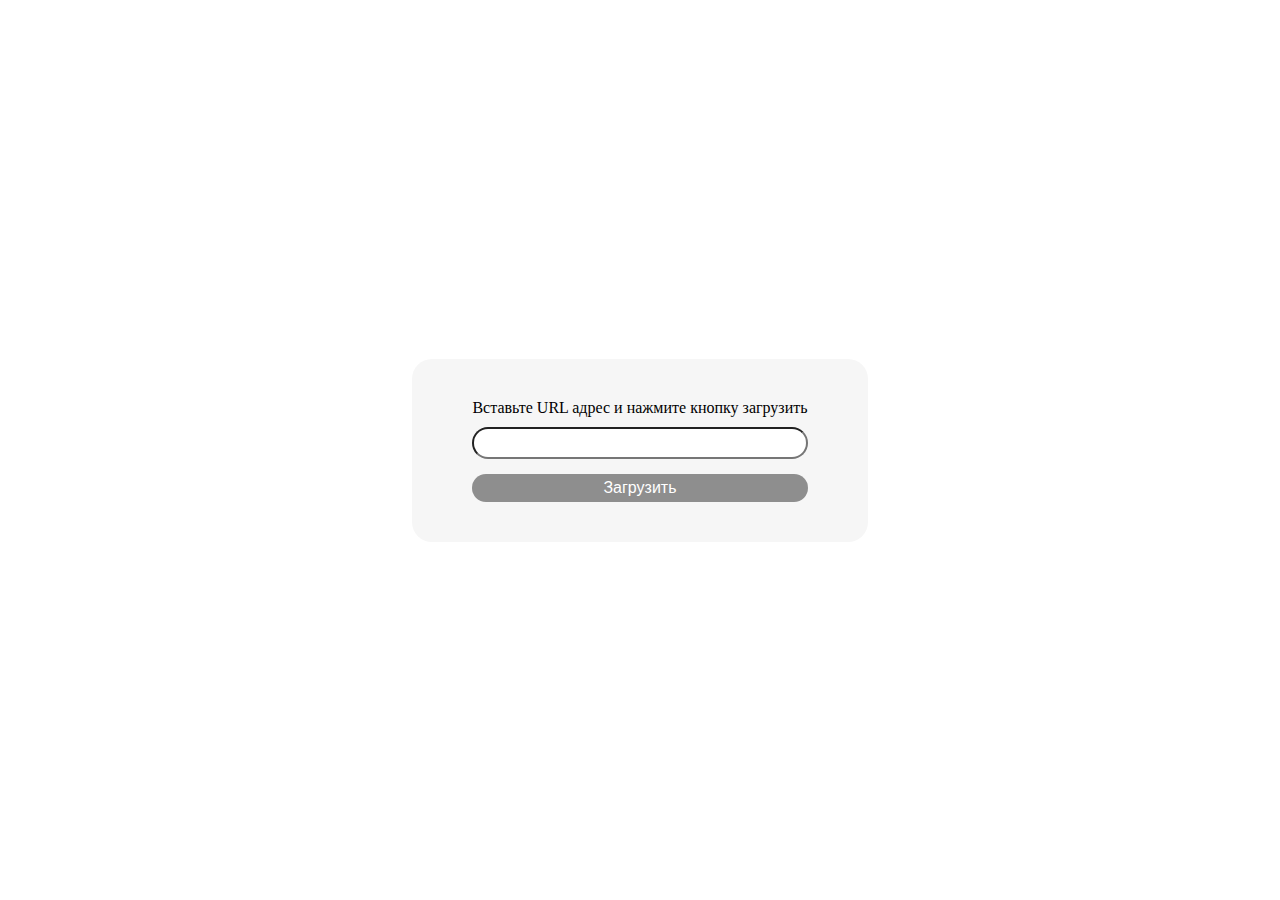
<file: downloadedFiles/index.html>
<!DOCTYPE html>
<html lang="en">
  <head>
    <meta charset="utf-8" />
    <link rel="icon" href="/favicon.ico" />
    <meta name="viewport" content="width=device-width,initial-scale=1" />
    <meta name="theme-color" content="#000000" />
    <meta
      name="description"
      content="Web site created using create-react-app"
    />
    <link rel="apple-touch-icon" href="/logo192.png" />
    <link rel="manifest" href="./manifest.json" />
    <title>React App</title>
    <script defer="defer" src="./static/js/main.34443638.js"></script>
    <link href="./static/css/main.49b23585.css" rel="stylesheet" />
  </head>
  <body>
    <noscript>You need to enable JavaScript to run this app.</noscript>
    <div id="root"></div>
  </body>
</html>
</file>
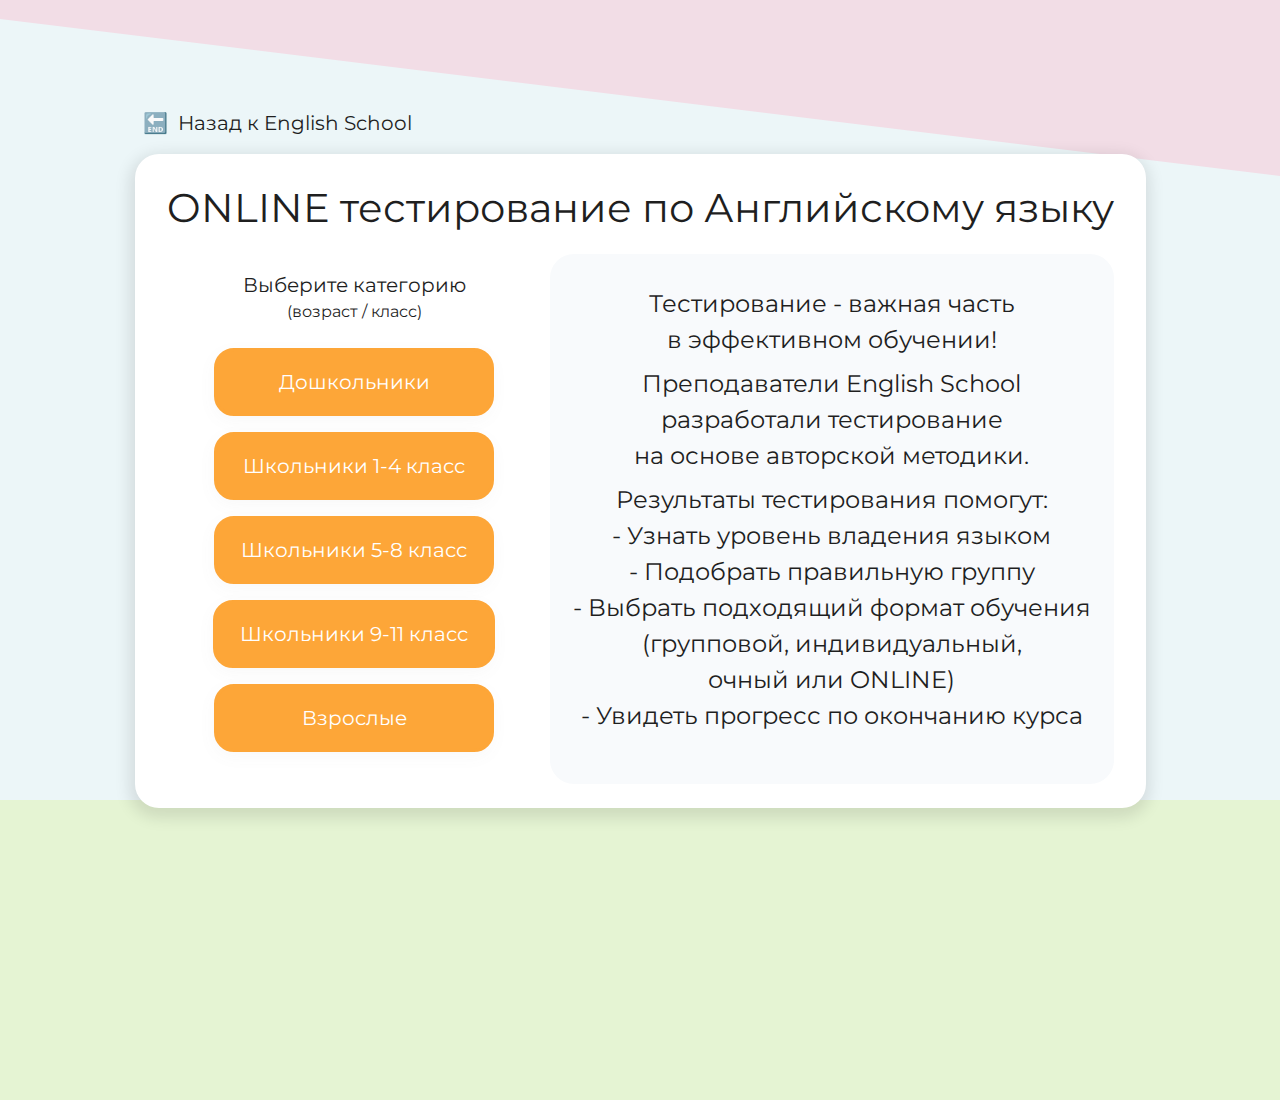
<file: quiz/index.html>
<!DOCTYPE html>
<html lang="ru">
  <head>
    <meta charset="utf-8" />
    <link rel="icon" href="/favicon.ico" />
    <meta name="viewport" content="width=device-width,initial-scale=1" />
    <meta name="theme-color" content="#000000" />
    <meta
      name="Online тест по английскому языку"
      content="Онлайн тест по английскому языку для дошкольников, школьников с 1 по 11 класс и взрослых"
    />
    <title>Online Quiz</title>
    <script defer="defer" src="./static/js/main.8c3216ad.js"></script>
    <link href="./static/css/main.03c08088.css" rel="stylesheet" />
  </head>
  <body>
    <!-- Top.Mail.Ru counter -->
<script type="text/javascript">
  var _tmr = window._tmr || (window._tmr = []);
  _tmr.push({id: "3364327", type: "pageView", start: (new Date()).getTime()});
  (function (d, w, id) {
    if (d.getElementById(id)) return;
    var ts = d.createElement("script"); ts.type = "text/javascript"; ts.async = true; ts.id = id;
    ts.src = "https://top-fwz1.mail.ru/js/code.js";
    var f = function () {var s = d.getElementsByTagName("script")[0]; s.parentNode.insertBefore(ts, s);};
    if (w.opera == "[object Opera]") { d.addEventListener("DOMContentLoaded", f, false); } else { f(); }
  })(document, window, "tmr-code");
  </script>
  <noscript><div><img src="https://top-fwz1.mail.ru/counter?id=3364327;js=na" style="position:absolute;left:-9999px;" alt="Top.Mail.Ru" /></div></noscript>
  <!-- /Top.Mail.Ru counter -->
  
    <noscript>You need to enable JavaScript to run this app.</noscript>
    <div id="root"></div>
  </body>
</html>
</file>
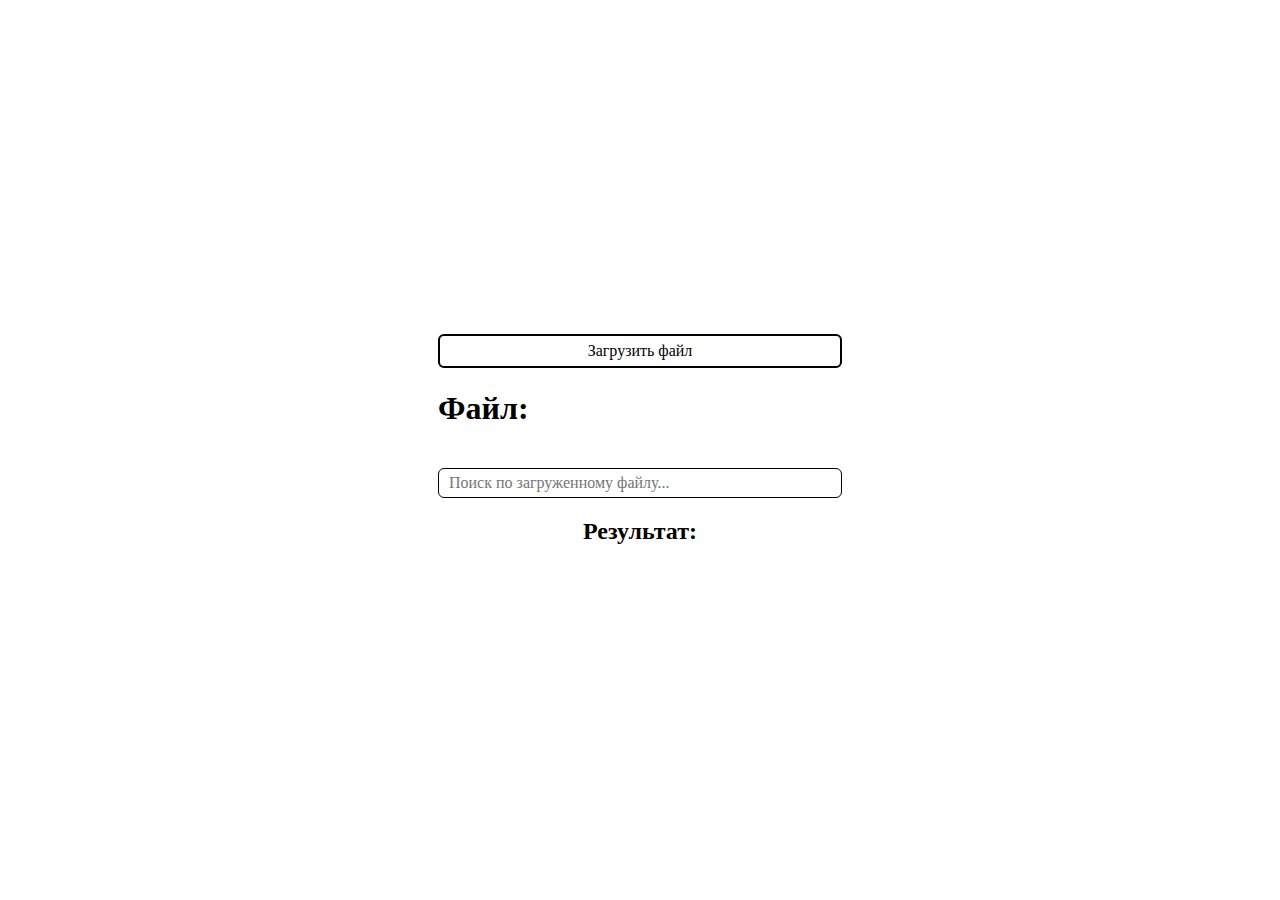
<file: read_and_parse_excel/index.html>
<!DOCTYPE html>
<html lang="en">
  <head>
    <meta charset="utf-8" />
    <link rel="icon" href="./favicon.ico" />
    <meta name="viewport" content="width=device-width,initial-scale=1" />
    <meta name="theme-color" content="#000000" />
    <meta
      name="description"
      content="Web site created using create-react-app"
    />
    <link rel="apple-touch-icon" href="./logo192.png" />
    <link rel="manifest" href="./manifest.json" />
    <title>React App</title>
    <script defer="defer" src="./static/js/main.3c869b58.js"></script>
    <link href="./static/css/main.9a6544b1.css" rel="stylesheet" />
  </head>
  <body>
    <noscript>You need to enable JavaScript to run this app.</noscript>
    <div id="root"></div>
  </body>
</html>
</file>
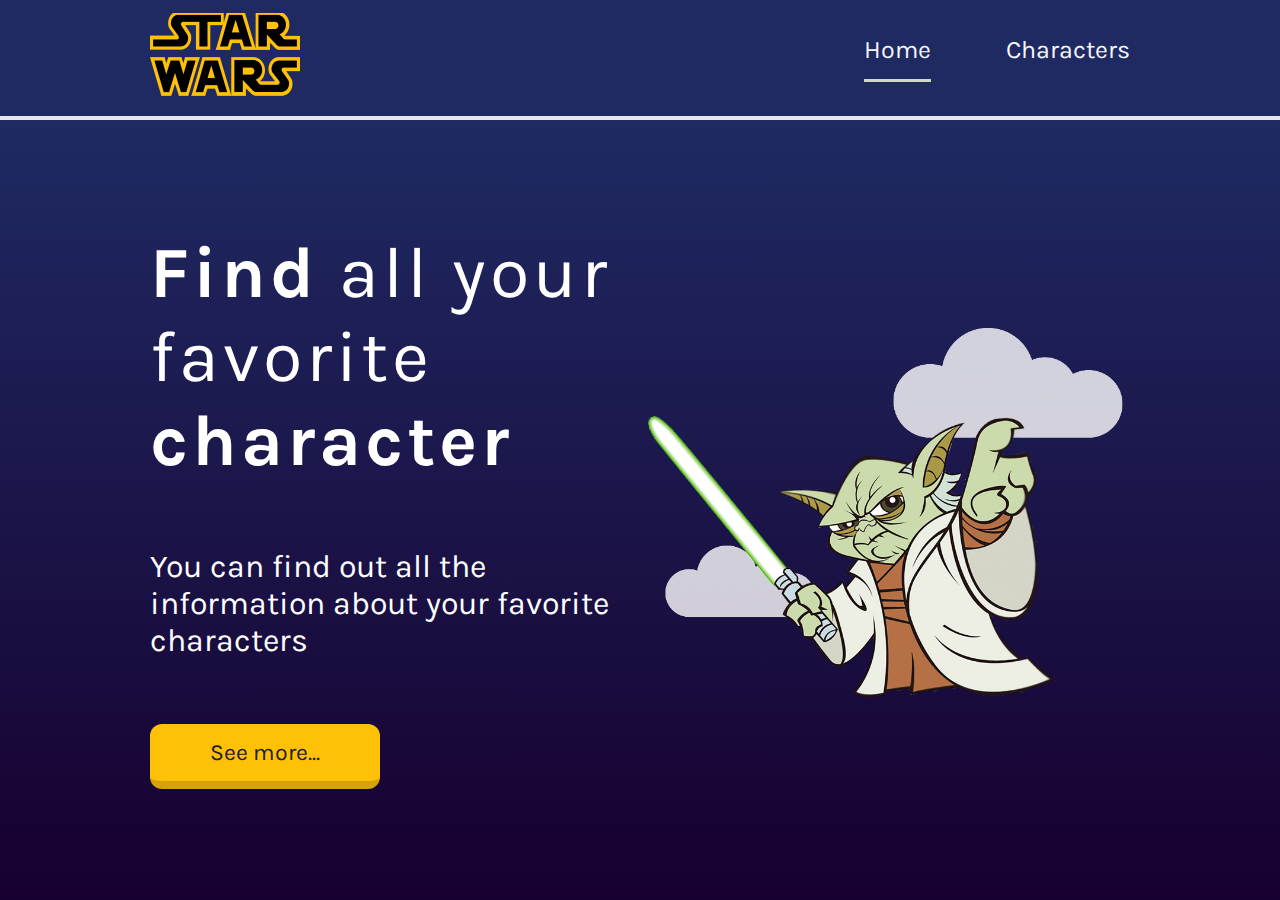
<file: starwars/index.html>
<!DOCTYPE html>
<html lang="en">
  <head>
    <meta charset="utf-8" />
    <link rel="icon" href="/favicon.ico" />
    <meta name="viewport" content="width=device-width,initial-scale=1" />
    <meta name="theme-color" content="#000000" />
    <meta
      name="description"
      content="Web site created using create-react-app"
    />
    <link rel="apple-touch-icon" href="/logo192.png" />
    <link rel="manifest" href="/manifest.json" />
    <title>React App</title>
    <script defer="defer" src="./static/js/main.f77ad49d.js"></script>
    <link href="./static/css/main.66eff654.css" rel="stylesheet" />
  </head>
  <body>
    <noscript>You need to enable JavaScript to run this app.</noscript>
    <div id="root"></div>
  </body>
</html>
</file>
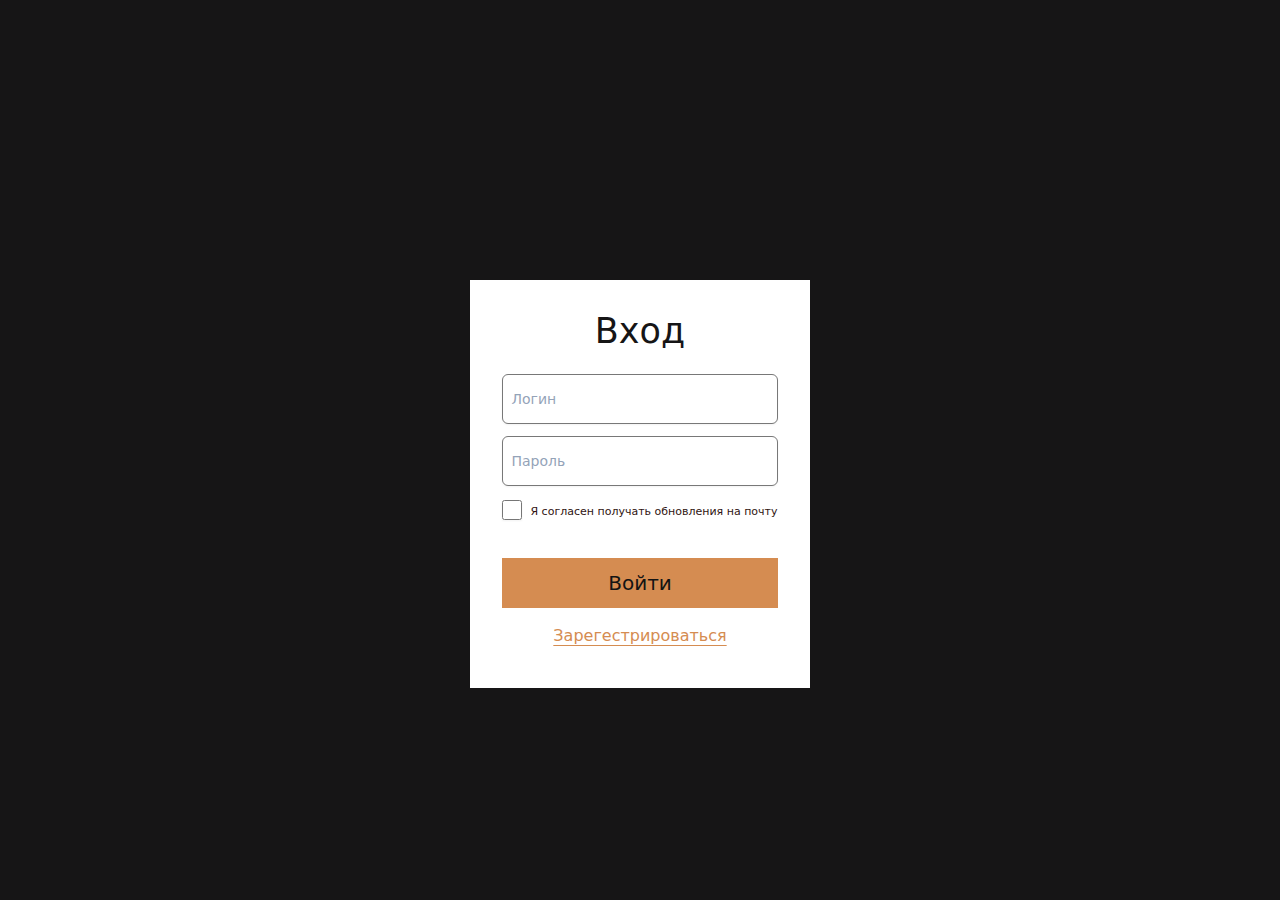
<file: test/index.html>
<!DOCTYPE html>
<html lang="en">
  <head>
    <meta charset="utf-8" />
    <link rel="icon" href="/favicon.ico" />
    <meta name="viewport" content="width=device-width,initial-scale=1" />
    <meta name="theme-color" content="#000000" />
    <meta
      name="description"
      content="Web site created using create-react-app"
    />
    <link rel="apple-touch-icon" href="/logo192.png" />
    <title>React App</title>
    <script defer="defer" src="./static/js/main.78ca1323.js"></script>
    <link href="./static/css/main.7714d11d.css" rel="stylesheet" />
  </head>
  <body>
    <!-- Top.Mail.Ru counter -->
<script type="text/javascript">
  var _tmr = window._tmr || (window._tmr = []);
  _tmr.push({id: "3364327", type: "pageView", start: (new Date()).getTime()});
  (function (d, w, id) {
    if (d.getElementById(id)) return;
    var ts = d.createElement("script"); ts.type = "text/javascript"; ts.async = true; ts.id = id;
    ts.src = "https://top-fwz1.mail.ru/js/code.js";
    var f = function () {var s = d.getElementsByTagName("script")[0]; s.parentNode.insertBefore(ts, s);};
    if (w.opera == "[object Opera]") { d.addEventListener("DOMContentLoaded", f, false); } else { f(); }
  })(document, window, "tmr-code");
  </script>
  <noscript><div><img src="https://top-fwz1.mail.ru/counter?id=3364327;js=na" style="position:absolute;left:-9999px;" alt="Top.Mail.Ru" /></div></noscript>
  <!-- /Top.Mail.Ru counter -->
  
    <div id="root"></div>
  </body>
</html>
</file>
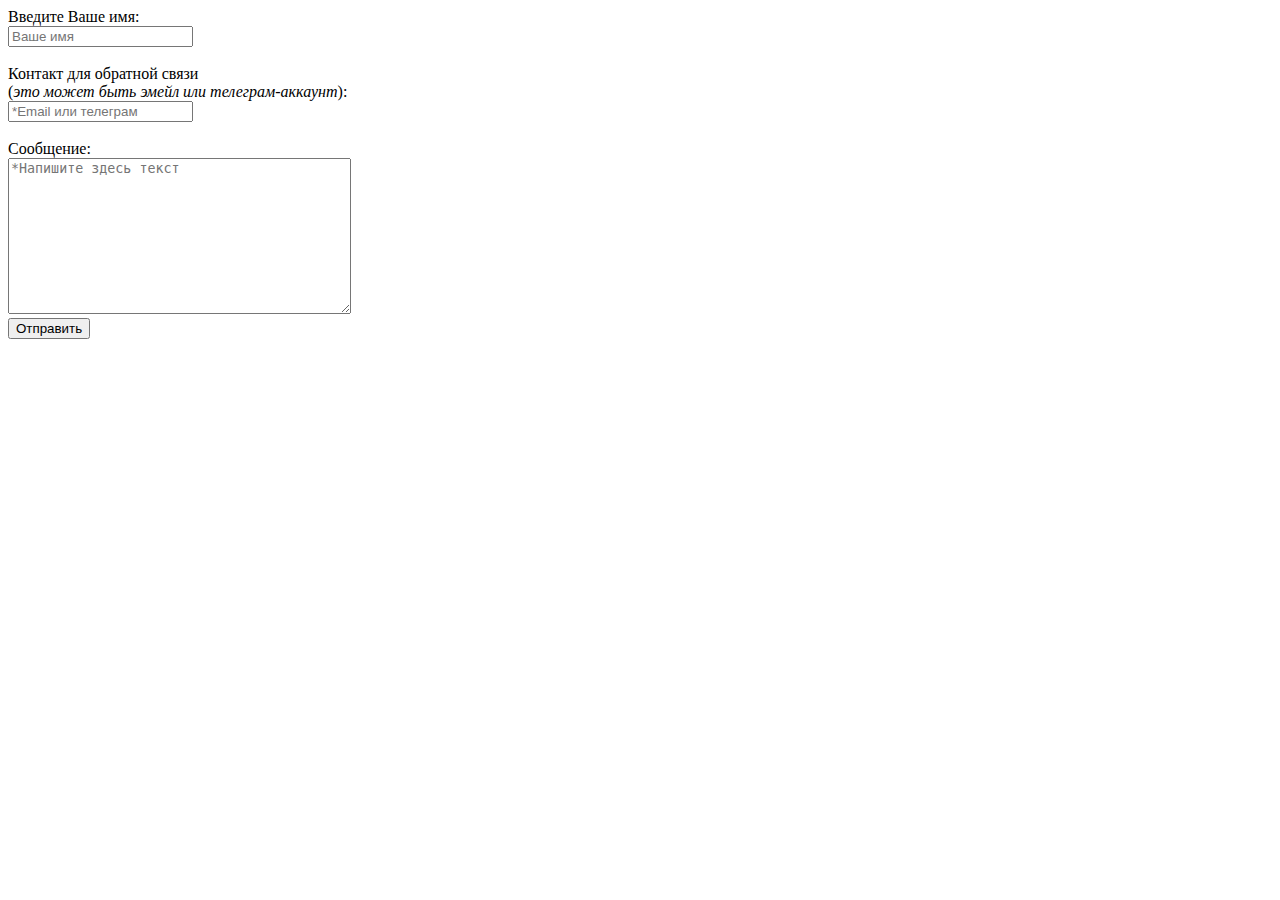
<file: test.html>
﻿<!DOCTYPE html>
<html lang="ru">
  <head>
    <title>English School Центр изучения английского языка</title>
    <meta charset="utf-8" />
    <meta
      name="viewport"
      content="width=device-width, initial-scale=1, shrink-to-fit=no"
    />
  </head>

  <body>
    <!-- Top.Mail.Ru counter -->
<script type="text/javascript">
  var _tmr = window._tmr || (window._tmr = []);
  _tmr.push({id: "3364327", type: "pageView", start: (new Date()).getTime()});
  (function (d, w, id) {
    if (d.getElementById(id)) return;
    var ts = d.createElement("script"); ts.type = "text/javascript"; ts.async = true; ts.id = id;
    ts.src = "https://top-fwz1.mail.ru/js/code.js";
    var f = function () {var s = d.getElementsByTagName("script")[0]; s.parentNode.insertBefore(ts, s);};
    if (w.opera == "[object Opera]") { d.addEventListener("DOMContentLoaded", f, false); } else { f(); }
  })(document, window, "tmr-code");
  </script>
  <noscript><div><img src="https://top-fwz1.mail.ru/counter?id=3364327;js=na" style="position:absolute;left:-9999px;" alt="Top.Mail.Ru" /></div></noscript>
  <!-- /Top.Mail.Ru counter -->
  
    <form action="" method="POST">
      Введите Ваше имя: <br /><input
        type="text"
        placeholder="Ваше имя"
        name="call_user"
      /><br /><br />
      Контакт для обратной связи <br />(<i
        >это может быть эмейл или телеграм-аккаунт</i
      >): <br /><input
        type="text"
        placeholder="*Email или телеграм"
        name="us_contact"
        required
      /><br /><br />
      Сообщение: <br /><textarea
        name="mymes"
        cols="40"
        rows="10"
        placeholder="*Напишите здесь текст"
        required
      ></textarea
      ><br />
      <button class="btn-fill-primary" type="submit">Отправить</button>
    </form>
  </body>
</html>
</file>
<file: downloadedFiles/static/css/main.49b23585.css>
.ButtonDownload_btn__Gqi93{border:none;border-radius:20px;font-size:16px;padding:5px 15px;width:100%}.ButtonDownload_btn__Gqi93:disabled{background-color:#8e8e8e;color:#fff}.ButtonDownload_btn__Gqi93:enabled{background-color:#4fc04f}.Description_description__HDhQt{font-size:16px;margin-bottom:10px}.DownloadedUrl_container__Hun\+u{align-items:center;background-color:#f6f6f6;border-radius:20px;display:flex;flex-direction:column;max-width:500px;padding:40px 60px}.InputUrl_input__aE381{border-radius:20px;font-size:16px;margin-bottom:15px;outline:none;padding:5px 15px;width:100%}*{box-sizing:border-box;margin:0;padding:0}.App{align-items:center;display:flex;height:100vh;justify-content:center;width:100%}
/*# sourceMappingURL=main.49b23585.css.map*/
</file>
<file: quiz/static/css/main.03c08088.css>
@import url(https://fonts.googleapis.com/css2?family=Montserrat:ital,wght@0,100;0,200;0,300;0,400;0,500;0,600;0,700;0,800;0,900;1,100;1,200;1,300;1,400;1,500;1,600;1,700;1,800;1,900&family=Roboto&display=swap);
/*
! tailwindcss v3.1.8 | MIT License | https://tailwindcss.com
*/*,:after,:before{border:0 solid #e5e7eb;box-sizing:border-box}:after,:before{--tw-content:""}html{-webkit-text-size-adjust:100%;font-family:ui-sans-serif,system-ui,-apple-system,BlinkMacSystemFont,Segoe UI,Roboto,Helvetica Neue,Arial,Noto Sans,sans-serif,Apple Color Emoji,Segoe UI Emoji,Segoe UI Symbol,Noto Color Emoji;line-height:1.5;tab-size:4}body{line-height:inherit;margin:0}hr{border-top-width:1px;color:inherit;height:0}abbr:where([title]){-webkit-text-decoration:underline dotted;text-decoration:underline dotted}h1,h2,h3,h4,h5,h6{font-size:inherit;font-weight:inherit}a{color:inherit;text-decoration:inherit}b,strong{font-weight:bolder}code,kbd,pre,samp{font-family:ui-monospace,SFMono-Regular,Menlo,Monaco,Consolas,Liberation Mono,Courier New,monospace;font-size:1em}small{font-size:80%}sub,sup{font-size:75%;line-height:0;position:relative;vertical-align:initial}sub{bottom:-.25em}sup{top:-.5em}table{border-collapse:collapse;border-color:inherit;text-indent:0}button,input,optgroup,select,textarea{color:inherit;font-family:inherit;font-size:100%;font-weight:inherit;line-height:inherit;margin:0;padding:0}button,select{text-transform:none}[type=button],[type=reset],[type=submit],button{-webkit-appearance:button;background-color:initial;background-image:none}:-moz-focusring{outline:auto}:-moz-ui-invalid{box-shadow:none}progress{vertical-align:initial}::-webkit-inner-spin-button,::-webkit-outer-spin-button{height:auto}[type=search]{-webkit-appearance:textfield;outline-offset:-2px}::-webkit-search-decoration{-webkit-appearance:none}::-webkit-file-upload-button{-webkit-appearance:button;font:inherit}summary{display:list-item}blockquote,dd,dl,figure,h1,h2,h3,h4,h5,h6,hr,p,pre{margin:0}fieldset{margin:0}fieldset,legend{padding:0}menu,ol,ul{list-style:none;margin:0;padding:0}textarea{resize:vertical}input::-webkit-input-placeholder,textarea::-webkit-input-placeholder{color:#9ca3af;opacity:1}input::placeholder,textarea::placeholder{color:#9ca3af;opacity:1}[role=button],button{cursor:pointer}:disabled{cursor:default}audio,canvas,embed,iframe,img,object,svg,video{display:block;vertical-align:middle}img,video{height:auto;max-width:100%}*,:after,:before{--tw-border-spacing-x:0;--tw-border-spacing-y:0;--tw-translate-x:0;--tw-translate-y:0;--tw-rotate:0;--tw-skew-x:0;--tw-skew-y:0;--tw-scale-x:1;--tw-scale-y:1;--tw-pan-x: ;--tw-pan-y: ;--tw-pinch-zoom: ;--tw-scroll-snap-strictness:proximity;--tw-ordinal: ;--tw-slashed-zero: ;--tw-numeric-figure: ;--tw-numeric-spacing: ;--tw-numeric-fraction: ;--tw-ring-inset: ;--tw-ring-offset-width:0px;--tw-ring-offset-color:#fff;--tw-ring-color:rgba(59,130,246,.5);--tw-ring-offset-shadow:0 0 #0000;--tw-ring-shadow:0 0 #0000;--tw-shadow:0 0 #0000;--tw-shadow-colored:0 0 #0000;--tw-blur: ;--tw-brightness: ;--tw-contrast: ;--tw-grayscale: ;--tw-hue-rotate: ;--tw-invert: ;--tw-saturate: ;--tw-sepia: ;--tw-drop-shadow: ;--tw-backdrop-blur: ;--tw-backdrop-brightness: ;--tw-backdrop-contrast: ;--tw-backdrop-grayscale: ;--tw-backdrop-hue-rotate: ;--tw-backdrop-invert: ;--tw-backdrop-opacity: ;--tw-backdrop-saturate: ;--tw-backdrop-sepia: }::-webkit-backdrop{--tw-border-spacing-x:0;--tw-border-spacing-y:0;--tw-translate-x:0;--tw-translate-y:0;--tw-rotate:0;--tw-skew-x:0;--tw-skew-y:0;--tw-scale-x:1;--tw-scale-y:1;--tw-pan-x: ;--tw-pan-y: ;--tw-pinch-zoom: ;--tw-scroll-snap-strictness:proximity;--tw-ordinal: ;--tw-slashed-zero: ;--tw-numeric-figure: ;--tw-numeric-spacing: ;--tw-numeric-fraction: ;--tw-ring-inset: ;--tw-ring-offset-width:0px;--tw-ring-offset-color:#fff;--tw-ring-color:rgba(59,130,246,.5);--tw-ring-offset-shadow:0 0 #0000;--tw-ring-shadow:0 0 #0000;--tw-shadow:0 0 #0000;--tw-shadow-colored:0 0 #0000;--tw-blur: ;--tw-brightness: ;--tw-contrast: ;--tw-grayscale: ;--tw-hue-rotate: ;--tw-invert: ;--tw-saturate: ;--tw-sepia: ;--tw-drop-shadow: ;--tw-backdrop-blur: ;--tw-backdrop-brightness: ;--tw-backdrop-contrast: ;--tw-backdrop-grayscale: ;--tw-backdrop-hue-rotate: ;--tw-backdrop-invert: ;--tw-backdrop-opacity: ;--tw-backdrop-saturate: ;--tw-backdrop-sepia: }::backdrop{--tw-border-spacing-x:0;--tw-border-spacing-y:0;--tw-translate-x:0;--tw-translate-y:0;--tw-rotate:0;--tw-skew-x:0;--tw-skew-y:0;--tw-scale-x:1;--tw-scale-y:1;--tw-pan-x: ;--tw-pan-y: ;--tw-pinch-zoom: ;--tw-scroll-snap-strictness:proximity;--tw-ordinal: ;--tw-slashed-zero: ;--tw-numeric-figure: ;--tw-numeric-spacing: ;--tw-numeric-fraction: ;--tw-ring-inset: ;--tw-ring-offset-width:0px;--tw-ring-offset-color:#fff;--tw-ring-color:rgba(59,130,246,.5);--tw-ring-offset-shadow:0 0 #0000;--tw-ring-shadow:0 0 #0000;--tw-shadow:0 0 #0000;--tw-shadow-colored:0 0 #0000;--tw-blur: ;--tw-brightness: ;--tw-contrast: ;--tw-grayscale: ;--tw-hue-rotate: ;--tw-invert: ;--tw-saturate: ;--tw-sepia: ;--tw-drop-shadow: ;--tw-backdrop-blur: ;--tw-backdrop-brightness: ;--tw-backdrop-contrast: ;--tw-backdrop-grayscale: ;--tw-backdrop-hue-rotate: ;--tw-backdrop-invert: ;--tw-backdrop-opacity: ;--tw-backdrop-saturate: ;--tw-backdrop-sepia: }.m-4{margin:1rem}.mx-2{margin-left:.5rem;margin-right:.5rem}.mb-4{margin-bottom:1rem}.mt-4{margin-top:1rem}.mt-6{margin-top:1.5rem}.mb-6{margin-bottom:1.5rem}.mt-10{margin-top:2.5rem}.mb-10{margin-bottom:2.5rem}.mb-2{margin-bottom:.5rem}.mt-2{margin-top:.5rem}.flex{display:flex}.hidden{display:none}.h-\[300px\]{height:300px}.min-h-\[232px\]{min-height:232px}.w-\[100\%\]{width:100%}.w-\[95vw\]{width:95vw}.w-fit{width:-webkit-fit-content;width:-moz-fit-content;width:fit-content}.w-full{width:100%}.w-\[300px\]{width:300px}.min-w-\[280px\]{min-width:280px}.min-w-\[260px\]{min-width:260px}.min-w-\[300px\]{min-width:300px}.min-w-\[265px\]{min-width:265px}.cursor-pointer{cursor:pointer}.flex-col{flex-direction:column}.flex-col-reverse{flex-direction:column-reverse}.items-center{align-items:center}.items-baseline{align-items:baseline}.justify-center{justify-content:center}.rounded-\[20px\]{border-radius:20px}.rounded-xl{border-radius:.75rem}.rounded-full{border-radius:9999px}.rounded-3xl{border-radius:1.5rem}.rounded-b-\[20px\]{border-bottom-left-radius:20px;border-bottom-right-radius:20px}.border-\[3px\]{border-width:3px}.border-t-2{border-top-width:2px}.border-\[\#fda638\]{--tw-border-opacity:1;border-color:rgb(253 166 56/var(--tw-border-opacity))}.border-slate-200{--tw-border-opacity:1;border-color:rgb(226 232 240/var(--tw-border-opacity))}.bg-white{--tw-bg-opacity:1;background-color:rgb(255 255 255/var(--tw-bg-opacity))}.bg-\[\#fda638\]{--tw-bg-opacity:1;background-color:rgb(253 166 56/var(--tw-bg-opacity))}.bg-slate-100{--tw-bg-opacity:1;background-color:rgb(241 245 249/var(--tw-bg-opacity))}.bg-slate-200{--tw-bg-opacity:1;background-color:rgb(226 232 240/var(--tw-bg-opacity))}.bg-slate-50{--tw-bg-opacity:1;background-color:rgb(248 250 252/var(--tw-bg-opacity))}.p-10{padding:2.5rem}.p-4{padding:1rem}.p-6{padding:1.5rem}.px-6{padding-left:1.5rem;padding-right:1.5rem}.py-4{padding-bottom:1rem;padding-top:1rem}.px-10{padding-left:2.5rem;padding-right:2.5rem}.py-2{padding-bottom:.5rem;padding-top:.5rem}.px-4{padding-left:1rem;padding-right:1rem}.py-6{padding-bottom:1.5rem;padding-top:1.5rem}.py-8{padding-bottom:2rem;padding-top:2rem}.pt-6{padding-top:1.5rem}.text-center{text-align:center}.font-montserrat{font-family:Montserrat,sans-serif}.text-\[20px\]{font-size:20px}.text-\[60px\]{font-size:60px}.text-\[16px\]{font-size:16px}.text-\[30px\]{font-size:30px}.text-\[18px\]{font-size:18px}.text-\[11px\]{font-size:11px}.font-bold{font-weight:700}.leading-\[13px\]{line-height:13px}.text-white{--tw-text-opacity:1;color:rgb(255 255 255/var(--tw-text-opacity))}.text-\[\#1f1f1f\]{--tw-text-opacity:1;color:rgb(31 31 31/var(--tw-text-opacity))}.text-\[\#301411\]{--tw-text-opacity:1;color:rgb(48 20 17/var(--tw-text-opacity))}.text-\[red\]{--tw-text-opacity:1;color:rgb(255 0 0/var(--tw-text-opacity))}.underline-offset-2{text-underline-offset:2px}.shadow-lg{--tw-shadow:0 10px 15px -3px rgba(0,0,0,.1),0 4px 6px -4px rgba(0,0,0,.1);--tw-shadow-colored:0 10px 15px -3px var(--tw-shadow-color),0 4px 6px -4px var(--tw-shadow-color);box-shadow:0 0 #0000,0 0 #0000,var(--tw-shadow);box-shadow:var(--tw-ring-offset-shadow,0 0 #0000),var(--tw-ring-shadow,0 0 #0000),var(--tw-shadow)}.duration-200{transition-duration:.2s}body{align-items:center;background:#ecf6f8;display:flex;height:100vh;justify-content:center;overflow:hidden}@media (max-width:768px){body{height:100%;overflow:scroll}}.triangle_vert{-webkit-animation:triangle_v 20s cubic-bezier(.14,.36,.59,.9) infinite;animation:triangle_v 20s cubic-bezier(.14,.36,.59,.9) infinite;background:#e5f4d3;bottom:0;height:300px;left:0;margin-bottom:-200px;margin-left:-100px;position:absolute;width:120%;z-index:-50}@-webkit-keyframes triangle_v{0%{-webkit-transform:rotate(5deg) rotate(0deg) translate3d(2%,5%,0) rotate(0deg);transform:rotate(5deg) rotate(0deg) translate3d(2%,5%,0) rotate(0deg)}25%{-webkit-transform:rotate(7deg) rotate(90deg) translate3d(2%,5%,0) rotate(-90deg);transform:rotate(7deg) rotate(90deg) translate3d(2%,5%,0) rotate(-90deg)}50%{-webkit-transform:rotate(4deg) rotate(180deg) translate3d(2%,5%,0) rotate(-180deg);transform:rotate(4deg) rotate(180deg) translate3d(2%,5%,0) rotate(-180deg)}75%{-webkit-transform:rotate(2deg) rotate(270deg) translate3d(2%,5%,0) rotate(-270deg);transform:rotate(2deg) rotate(270deg) translate3d(2%,5%,0) rotate(-270deg)}to{-webkit-transform:rotate(5deg) rotate(1turn) translate3d(2%,5%,0) rotate(-1turn);transform:rotate(5deg) rotate(1turn) translate3d(2%,5%,0) rotate(-1turn)}}@keyframes triangle_v{0%{-webkit-transform:rotate(5deg) rotate(0deg) translate3d(2%,5%,0) rotate(0deg);transform:rotate(5deg) rotate(0deg) translate3d(2%,5%,0) rotate(0deg)}25%{-webkit-transform:rotate(8deg) rotate(90deg) translate3d(2%,5%,0) rotate(-90deg);transform:rotate(8deg) rotate(90deg) translate3d(2%,5%,0) rotate(-90deg)}50%{-webkit-transform:rotate(4deg) rotate(180deg) translate3d(2%,5%,0) rotate(-180deg);transform:rotate(4deg) rotate(180deg) translate3d(2%,5%,0) rotate(-180deg)}75%{-webkit-transform:rotate(2deg) rotate(270deg) translate3d(2%,5%,0) rotate(-270deg);transform:rotate(2deg) rotate(270deg) translate3d(2%,5%,0) rotate(-270deg)}to{-webkit-transform:rotate(5deg) rotate(1turn) translate3d(2%,5%,0) rotate(-1turn);transform:rotate(5deg) rotate(1turn) translate3d(2%,5%,0) rotate(-1turn)}}.triangle_rose{-webkit-animation:triangle_r 20s cubic-bezier(.14,.36,.59,.9) infinite;animation:triangle_r 20s cubic-bezier(.14,.36,.59,.9) infinite;background:#f2dde6;height:250px;left:0;margin-left:-100px;margin-top:-150px;position:absolute;top:0;transform:rotate(7deg);-webkit-transform:rotate(7deg);-ms-transform:rotate(7deg);width:120%;z-index:-50}@-webkit-keyframes triangle_r{0%{-webkit-transform:rotate(7deg) rotate(0deg) translate3d(2%,5%,0) rotate(0deg);transform:rotate(7deg) rotate(0deg) translate3d(2%,5%,0) rotate(0deg)}25%{-webkit-transform:rotate(3deg) rotate(90deg) translate3d(2%,5%,0) rotate(-90deg);transform:rotate(3deg) rotate(90deg) translate3d(2%,5%,0) rotate(-90deg)}50%{-webkit-transform:rotate(6deg) rotate(180deg) translate3d(2%,5%,0) rotate(-180deg);transform:rotate(6deg) rotate(180deg) translate3d(2%,5%,0) rotate(-180deg)}75%{-webkit-transform:rotate(9deg) rotate(270deg) translate3d(2%,5%,0) rotate(-270deg);transform:rotate(9deg) rotate(270deg) translate3d(2%,5%,0) rotate(-270deg)}to{-webkit-transform:rotate(7deg) rotate(1turn) translate3d(2%,5%,0) rotate(-1turn);transform:rotate(7deg) rotate(1turn) translate3d(2%,5%,0) rotate(-1turn)}}@keyframes triangle_r{0%{-webkit-transform:rotate(7deg) rotate(0deg) translate3d(2%,5%,0) rotate(0deg);transform:rotate(7deg) rotate(0deg) translate3d(2%,5%,0) rotate(0deg)}25%{-webkit-transform:rotate(3deg) rotate(90deg) translate3d(2%,5%,0) rotate(-90deg);transform:rotate(3deg) rotate(90deg) translate3d(2%,5%,0) rotate(-90deg)}50%{-webkit-transform:rotate(6deg) rotate(180deg) translate3d(2%,5%,0) rotate(-180deg);transform:rotate(6deg) rotate(180deg) translate3d(2%,5%,0) rotate(-180deg)}75%{-webkit-transform:rotate(9deg) rotate(270deg) translate3d(2%,5%,0) rotate(-270deg);transform:rotate(9deg) rotate(270deg) translate3d(2%,5%,0) rotate(-270deg)}to{-webkit-transform:rotate(7deg) rotate(1turn) translate3d(2%,5%,0) rotate(-1turn);transform:rotate(7deg) rotate(1turn) translate3d(2%,5%,0) rotate(-1turn)}}li{list-style-type:none}.quizImg{border-radius:10px;box-shadow:0 10px 13px -7px #616161,5px 5px 15px 5px rgba(0,0,0,.15);object-fit:cover}.boxShadow{box-shadow:-1px 5px 15px 5px rgba(0,0,0,.1)}.buttonShadow{box-shadow:-1px 5px 17px -1px hsla(0,0%,47%,.05)}.first\:mt-0:first-child{margin-top:0}.last\:mb-0:last-child{margin-bottom:0}.hover\:border-red-400:hover{--tw-border-opacity:1;border-color:rgb(248 113 113/var(--tw-border-opacity))}.hover\:bg-white:hover{--tw-bg-opacity:1;background-color:rgb(255 255 255/var(--tw-bg-opacity))}.hover\:bg-\[\#fda638\]:hover{--tw-bg-opacity:1;background-color:rgb(253 166 56/var(--tw-bg-opacity))}.hover\:bg-red-400:hover{--tw-bg-opacity:1;background-color:rgb(248 113 113/var(--tw-bg-opacity))}.hover\:text-\[\#2faaea\]:hover{--tw-text-opacity:1;color:rgb(47 170 234/var(--tw-text-opacity))}.hover\:text-white:hover{--tw-text-opacity:1;color:rgb(255 255 255/var(--tw-text-opacity))}.hover\:underline:hover{text-decoration-line:underline}.hover\:shadow-\[\#fda638\]:hover{--tw-shadow-color:#fda638;--tw-shadow:var(--tw-shadow-colored)}@media (min-width:640px){.sm\:mx-6{margin-left:1.5rem;margin-right:1.5rem}.sm\:mb-4{margin-bottom:1rem}.sm\:w-full{width:100%}.sm\:w-\[90vw\]{width:90vw}.sm\:text-\[20px\]{font-size:20px}}@media (min-width:768px){.md\:mx-10{margin-left:2.5rem;margin-right:2.5rem}.md\:mt-0{margin-top:0}.md\:mb-0{margin-bottom:0}.md\:ml-2{margin-left:.5rem}.md\:w-\[40\%\]{width:40%}.md\:w-\[60\%\]{width:60%}.md\:w-\[80vw\]{width:80vw}.md\:min-w-\[320px\]{min-width:320px}.md\:min-w-\[300px\]{min-width:300px}.md\:flex-row{flex-direction:row}.md\:p-10{padding:2.5rem}.md\:px-8{padding-left:2rem;padding-right:2rem}.md\:text-\[30px\]{font-size:30px}.md\:text-\[21px\]{font-size:21px}}@media (min-width:1024px){.lg\:mx-20{margin-left:5rem;margin-right:5rem}.lg\:w-\[60vw\]{width:60vw}.lg\:p-16{padding:4rem}.lg\:text-\[40px\]{font-size:40px}.lg\:text-\[24px\]{font-size:24px}}@media (min-width:1280px){.xl\:mr-10{margin-right:2.5rem}.xl\:flex-row{flex-direction:row}.xl\:border-l-2{border-left-width:2px}.xl\:border-t-0{border-top-width:0}.xl\:pt-0{padding-top:0}.xl\:pl-6{padding-left:1.5rem}}@media (min-width:1536px){.\32xl\:flex-row{flex-direction:row}.\32xl\:justify-start{justify-content:flex-start}}
/*# sourceMappingURL=main.03c08088.css.map*/
</file>
<file: read_and_parse_excel/static/css/main.9a6544b1.css>
.ParseExcel_wrapper__Rmnlq{align-items:center;height:100vh;justify-content:center;width:100vw}.ParseExcel_wrapper__Rmnlq,.ParseExcel_wrapper__Rmnlq .ParseExcel_inputs__uO569{display:flex;flex-direction:column}.ParseExcel_wrapper__Rmnlq .ParseExcel_inputs__uO569 .ParseExcel_wrapperInput__-A16R{align-items:center;border:2px solid #000;border-radius:6px;display:flex;height:30px;justify-content:center;min-width:400px;overflow:hidden;position:relative}.ParseExcel_wrapper__Rmnlq .ParseExcel_inputs__uO569 .ParseExcel_wrapperInput__-A16R .ParseExcel_inputUpload__hyPrS{border-radius:6px;cursor:pointer;height:30px;left:0;min-width:400px;opacity:0;position:absolute;top:0;z-index:100}.ParseExcel_wrapper__Rmnlq .ParseExcel_inputs__uO569 .ParseExcel_inputSearch__B\+zXI{border:1px solid #000;border-radius:6px;margin-top:20px;outline:none;padding:5px 10px}.ParseExcel_wrapper__Rmnlq .ParseExcel_inputs__uO569 .ParseExcel_inputError__9JVJz{border:1px solid red}.ParseExcel_wrapper__Rmnlq .ParseExcel_result__UiavR{font-size:20px}
/*! normalize.css v8.0.1 | MIT License | github.com/necolas/normalize.css */html{-webkit-text-size-adjust:100%;line-height:1.15}body{margin:0}main{display:block}h1{font-size:2em;margin:.67em 0}hr{box-sizing:initial;height:0;overflow:visible}pre{font-family:monospace,monospace;font-size:1em}a{background-color:initial}abbr[title]{border-bottom:none;text-decoration:underline;-webkit-text-decoration:underline dotted;text-decoration:underline dotted}b,strong{font-weight:bolder}code,kbd,samp{font-family:monospace,monospace;font-size:1em}small{font-size:80%}sub,sup{font-size:75%;line-height:0;position:relative;vertical-align:initial}sub{bottom:-.25em}sup{top:-.5em}img{border-style:none}button,input,optgroup,select,textarea{font-family:inherit;font-size:100%;line-height:1.15;margin:0}button,input{overflow:visible}button,select{text-transform:none}[type=button],[type=reset],[type=submit],button{-webkit-appearance:button}[type=button]::-moz-focus-inner,[type=reset]::-moz-focus-inner,[type=submit]::-moz-focus-inner,button::-moz-focus-inner{border-style:none;padding:0}[type=button]:-moz-focusring,[type=reset]:-moz-focusring,[type=submit]:-moz-focusring,button:-moz-focusring{outline:1px dotted ButtonText}fieldset{padding:.35em .75em .625em}legend{box-sizing:border-box;color:inherit;display:table;max-width:100%;padding:0;white-space:normal}progress{vertical-align:initial}textarea{overflow:auto}[type=checkbox],[type=radio]{box-sizing:border-box;padding:0}[type=number]::-webkit-inner-spin-button,[type=number]::-webkit-outer-spin-button{height:auto}[type=search]{-webkit-appearance:textfield;outline-offset:-2px}[type=search]::-webkit-search-decoration{-webkit-appearance:none}::-webkit-file-upload-button{-webkit-appearance:button;font:inherit}details{display:block}summary{display:list-item}[hidden],template{display:none}
/*# sourceMappingURL=main.9a6544b1.css.map*/
</file>
<file: test/static/css/main.7714d11d.css>
@import url(https://fonts.googleapis.com/css2?family=Montserrat:ital,wght@0,100;0,200;0,300;0,400;0,500;0,600;0,700;0,800;0,900;1,100;1,200;1,300;1,400;1,500;1,600;1,700;1,800;1,900&family=Roboto&display=swap);
/*
! tailwindcss v3.1.8 | MIT License | https://tailwindcss.com
*/*,:after,:before{border:0 solid #e5e7eb;box-sizing:border-box}:after,:before{--tw-content:""}html{-webkit-text-size-adjust:100%;font-family:ui-sans-serif,system-ui,-apple-system,BlinkMacSystemFont,Segoe UI,Roboto,Helvetica Neue,Arial,Noto Sans,sans-serif,Apple Color Emoji,Segoe UI Emoji,Segoe UI Symbol,Noto Color Emoji;line-height:1.5;tab-size:4}body{line-height:inherit;margin:0}hr{border-top-width:1px;color:inherit;height:0}abbr:where([title]){-webkit-text-decoration:underline dotted;text-decoration:underline dotted}h1,h2,h3,h4,h5,h6{font-size:inherit;font-weight:inherit}a{color:inherit;text-decoration:inherit}b,strong{font-weight:bolder}code,kbd,pre,samp{font-family:ui-monospace,SFMono-Regular,Menlo,Monaco,Consolas,Liberation Mono,Courier New,monospace;font-size:1em}small{font-size:80%}sub,sup{font-size:75%;line-height:0;position:relative;vertical-align:initial}sub{bottom:-.25em}sup{top:-.5em}table{border-collapse:collapse;border-color:inherit;text-indent:0}button,input,optgroup,select,textarea{color:inherit;font-family:inherit;font-size:100%;font-weight:inherit;line-height:inherit;margin:0;padding:0}button,select{text-transform:none}[type=button],[type=reset],[type=submit],button{-webkit-appearance:button;background-color:initial;background-image:none}:-moz-focusring{outline:auto}:-moz-ui-invalid{box-shadow:none}progress{vertical-align:initial}::-webkit-inner-spin-button,::-webkit-outer-spin-button{height:auto}[type=search]{-webkit-appearance:textfield;outline-offset:-2px}::-webkit-search-decoration{-webkit-appearance:none}::-webkit-file-upload-button{-webkit-appearance:button;font:inherit}summary{display:list-item}blockquote,dd,dl,figure,h1,h2,h3,h4,h5,h6,hr,p,pre{margin:0}fieldset{margin:0}fieldset,legend{padding:0}menu,ol,ul{list-style:none;margin:0;padding:0}textarea{resize:vertical}input::-webkit-input-placeholder,textarea::-webkit-input-placeholder{color:#9ca3af;opacity:1}input::placeholder,textarea::placeholder{color:#9ca3af;opacity:1}[role=button],button{cursor:pointer}:disabled{cursor:default}audio,canvas,embed,iframe,img,object,svg,video{display:block;vertical-align:middle}img,video{height:auto;max-width:100%}*,:after,:before{--tw-border-spacing-x:0;--tw-border-spacing-y:0;--tw-translate-x:0;--tw-translate-y:0;--tw-rotate:0;--tw-skew-x:0;--tw-skew-y:0;--tw-scale-x:1;--tw-scale-y:1;--tw-pan-x: ;--tw-pan-y: ;--tw-pinch-zoom: ;--tw-scroll-snap-strictness:proximity;--tw-ordinal: ;--tw-slashed-zero: ;--tw-numeric-figure: ;--tw-numeric-spacing: ;--tw-numeric-fraction: ;--tw-ring-inset: ;--tw-ring-offset-width:0px;--tw-ring-offset-color:#fff;--tw-ring-color:rgba(59,130,246,.5);--tw-ring-offset-shadow:0 0 #0000;--tw-ring-shadow:0 0 #0000;--tw-shadow:0 0 #0000;--tw-shadow-colored:0 0 #0000;--tw-blur: ;--tw-brightness: ;--tw-contrast: ;--tw-grayscale: ;--tw-hue-rotate: ;--tw-invert: ;--tw-saturate: ;--tw-sepia: ;--tw-drop-shadow: ;--tw-backdrop-blur: ;--tw-backdrop-brightness: ;--tw-backdrop-contrast: ;--tw-backdrop-grayscale: ;--tw-backdrop-hue-rotate: ;--tw-backdrop-invert: ;--tw-backdrop-opacity: ;--tw-backdrop-saturate: ;--tw-backdrop-sepia: }::-webkit-backdrop{--tw-border-spacing-x:0;--tw-border-spacing-y:0;--tw-translate-x:0;--tw-translate-y:0;--tw-rotate:0;--tw-skew-x:0;--tw-skew-y:0;--tw-scale-x:1;--tw-scale-y:1;--tw-pan-x: ;--tw-pan-y: ;--tw-pinch-zoom: ;--tw-scroll-snap-strictness:proximity;--tw-ordinal: ;--tw-slashed-zero: ;--tw-numeric-figure: ;--tw-numeric-spacing: ;--tw-numeric-fraction: ;--tw-ring-inset: ;--tw-ring-offset-width:0px;--tw-ring-offset-color:#fff;--tw-ring-color:rgba(59,130,246,.5);--tw-ring-offset-shadow:0 0 #0000;--tw-ring-shadow:0 0 #0000;--tw-shadow:0 0 #0000;--tw-shadow-colored:0 0 #0000;--tw-blur: ;--tw-brightness: ;--tw-contrast: ;--tw-grayscale: ;--tw-hue-rotate: ;--tw-invert: ;--tw-saturate: ;--tw-sepia: ;--tw-drop-shadow: ;--tw-backdrop-blur: ;--tw-backdrop-brightness: ;--tw-backdrop-contrast: ;--tw-backdrop-grayscale: ;--tw-backdrop-hue-rotate: ;--tw-backdrop-invert: ;--tw-backdrop-opacity: ;--tw-backdrop-saturate: ;--tw-backdrop-sepia: }::backdrop{--tw-border-spacing-x:0;--tw-border-spacing-y:0;--tw-translate-x:0;--tw-translate-y:0;--tw-rotate:0;--tw-skew-x:0;--tw-skew-y:0;--tw-scale-x:1;--tw-scale-y:1;--tw-pan-x: ;--tw-pan-y: ;--tw-pinch-zoom: ;--tw-scroll-snap-strictness:proximity;--tw-ordinal: ;--tw-slashed-zero: ;--tw-numeric-figure: ;--tw-numeric-spacing: ;--tw-numeric-fraction: ;--tw-ring-inset: ;--tw-ring-offset-width:0px;--tw-ring-offset-color:#fff;--tw-ring-color:rgba(59,130,246,.5);--tw-ring-offset-shadow:0 0 #0000;--tw-ring-shadow:0 0 #0000;--tw-shadow:0 0 #0000;--tw-shadow-colored:0 0 #0000;--tw-blur: ;--tw-brightness: ;--tw-contrast: ;--tw-grayscale: ;--tw-hue-rotate: ;--tw-invert: ;--tw-saturate: ;--tw-sepia: ;--tw-drop-shadow: ;--tw-backdrop-blur: ;--tw-backdrop-brightness: ;--tw-backdrop-contrast: ;--tw-backdrop-grayscale: ;--tw-backdrop-hue-rotate: ;--tw-backdrop-invert: ;--tw-backdrop-opacity: ;--tw-backdrop-saturate: ;--tw-backdrop-sepia: }.relative{position:relative}.right-2{right:.5rem}.bottom-2{bottom:.5rem}.m-\[10px\]{margin:10px}.mx-auto{margin-left:auto;margin-right:auto}.mx-3{margin-left:.75rem;margin-right:.75rem}.mb-\[10px\]{margin-bottom:10px}.mt-10{margin-top:2.5rem}.mb-4{margin-bottom:1rem}.mt-6{margin-top:1.5rem}.ml-4{margin-left:1rem}.mr-1{margin-right:.25rem}.mr-2{margin-right:.5rem}.mb-3{margin-bottom:.75rem}.mb-6{margin-bottom:1.5rem}.mr-3{margin-right:.75rem}.mr-6{margin-right:1.5rem}.mr-\[7px\]{margin-right:7px}.mb-\[20px\]{margin-bottom:20px}.block{display:block}.flex{display:flex}.hidden{display:none}.h-\[50px\]{height:50px}.h-\[25px\]{height:25px}.h-\[100vh\]{height:100vh}.h-\[150px\]{height:150px}.h-\[271px\]{height:271px}.h-\[300px\]{height:300px}.h-\[35px\]{height:35px}.max-h-\[340px\]{max-height:340px}.min-h-\[512px\]{min-height:512px}.w-\[100\%\],.w-full{width:100%}.w-\[200px\]{width:200px}.w-\[25px\]{width:25px}.w-\[312px\]{width:312px}.w-\[150px\]{width:150px}.w-\[270px\]{width:270px}.w-\[300px\]{width:300px}.w-\[35px\]{width:35px}.w-\[20px\]{width:20px}.min-w-\[320px\]{min-width:320px}.max-w-\[1360px\]{max-width:1360px}.max-w-\[460px\]{max-width:460px}.shrink-0{flex-shrink:0}.transform{-webkit-transform:translate(var(--tw-translate-x),var(--tw-translate-y)) rotate(var(--tw-rotate)) skewX(var(--tw-skew-x)) skewY(var(--tw-skew-y)) scaleX(var(--tw-scale-x)) scaleY(var(--tw-scale-y));transform:translate(var(--tw-translate-x),var(--tw-translate-y)) rotate(var(--tw-rotate)) skewX(var(--tw-skew-x)) skewY(var(--tw-skew-y)) scaleX(var(--tw-scale-x)) scaleY(var(--tw-scale-y))}.cursor-pointer{cursor:pointer}.cursor-default{cursor:default}.flex-col{flex-direction:column}.flex-wrap{flex-wrap:wrap}.items-end{align-items:flex-end}.items-center{align-items:center}.justify-center{justify-content:center}.justify-between{justify-content:space-between}.gap-4{gap:1rem}.overflow-x-auto{overflow-x:auto}.rounded-full{border-radius:9999px}.rounded-md{border-radius:.375rem}.border-2{border-width:2px}.border{border-width:1px}.border-t-2{border-top-width:2px}.border-Orange{--tw-border-opacity:1;border-color:rgb(213 140 81/var(--tw-border-opacity))}.border-White{--tw-border-opacity:1;border-color:rgb(255 255 255/var(--tw-border-opacity))}.border-\[\#787878\]{--tw-border-opacity:1;border-color:rgb(120 120 120/var(--tw-border-opacity))}.border-\[\#FF0B0B\]{--tw-border-opacity:1;border-color:rgb(255 11 11/var(--tw-border-opacity))}.border-\[\#D58C51\]{--tw-border-opacity:1;border-color:rgb(213 140 81/var(--tw-border-opacity))}.bg-\[\#161516\]{--tw-bg-opacity:1;background-color:rgb(22 21 22/var(--tw-bg-opacity))}.bg-\[\#D58C51\]{--tw-bg-opacity:1;background-color:rgb(213 140 81/var(--tw-bg-opacity))}.bg-white{--tw-bg-opacity:1;background-color:rgb(255 255 255/var(--tw-bg-opacity))}.bg-gray-200{--tw-bg-opacity:1;background-color:rgb(229 231 235/var(--tw-bg-opacity))}.bg-black{--tw-bg-opacity:1;background-color:rgb(0 0 0/var(--tw-bg-opacity))}.bg-White{--tw-bg-opacity:1;background-color:rgb(255 255 255/var(--tw-bg-opacity))}.object-cover{object-fit:cover}.p-4{padding:1rem}.p-2{padding:.5rem}.p-1{padding:.25rem}.py-\[10px\]{padding-bottom:10px;padding-top:10px}.px-\[20px\]{padding-left:20px;padding-right:20px}.px-\[10px\]{padding-left:10px;padding-right:10px}.px-\[7px\]{padding-left:7px;padding-right:7px}.py-2{padding-bottom:.5rem;padding-top:.5rem}.py-\[30px\]{padding-bottom:30px;padding-top:30px}.px-8{padding-left:2rem;padding-right:2rem}.pt-\[2px\]{padding-top:2px}.pb-\[4px\]{padding-bottom:4px}.pt-8{padding-top:2rem}.pb-10{padding-bottom:2.5rem}.text-center{text-align:center}.font-montserrat{font-family:Montserrat,sans-serif}.text-\[20px\]{font-size:20px}.text-\[15px\]{font-size:15px}.text-\[17px\]{font-size:17px}.text-\[14px\]{font-size:14px}.text-\[30px\]{font-size:30px}.text-\[50px\]{font-size:50px}.text-\[11px\]{font-size:11px}.text-\[35px\]{font-size:35px}.leading-\[20px\]{line-height:20px}.leading-\[17px\]{line-height:17px}.leading-\[13px\]{line-height:13px}.leading-\[38px\]{line-height:38px}.leading-\[37px\]{line-height:37px}.text-White{--tw-text-opacity:1;color:rgb(255 255 255/var(--tw-text-opacity))}.text-Black{--tw-text-opacity:1;color:rgb(22 21 22/var(--tw-text-opacity))}.text-\[\#131313\]{--tw-text-opacity:1;color:rgb(19 19 19/var(--tw-text-opacity))}.text-\[\#301411\]{--tw-text-opacity:1;color:rgb(48 20 17/var(--tw-text-opacity))}.text-\[red\]{--tw-text-opacity:1;color:rgb(255 0 0/var(--tw-text-opacity))}.text-white{--tw-text-opacity:1;color:rgb(255 255 255/var(--tw-text-opacity))}.text-Orange,.text-\[\#D58C51\]{--tw-text-opacity:1;color:rgb(213 140 81/var(--tw-text-opacity))}.text-\[\#161516\]{--tw-text-opacity:1;color:rgb(22 21 22/var(--tw-text-opacity))}.underline{-webkit-text-decoration-line:underline;text-decoration-line:underline}.underline-offset-4{text-underline-offset:4px}.placeholder-slate-400::-webkit-input-placeholder{--tw-placeholder-opacity:1;color:rgb(148 163 184/var(--tw-placeholder-opacity))}.placeholder-slate-400::placeholder{--tw-placeholder-opacity:1;color:rgb(148 163 184/var(--tw-placeholder-opacity))}.shadow-sm{--tw-shadow:0 1px 2px 0 rgba(0,0,0,.05);--tw-shadow-colored:0 1px 2px 0 var(--tw-shadow-color);box-shadow:0 0 #0000,0 0 #0000,var(--tw-shadow);box-shadow:var(--tw-ring-offset-shadow,0 0 #0000),var(--tw-ring-shadow,0 0 #0000),var(--tw-shadow)}.filter{-webkit-filter:var(--tw-blur) var(--tw-brightness) var(--tw-contrast) var(--tw-grayscale) var(--tw-hue-rotate) var(--tw-invert) var(--tw-saturate) var(--tw-sepia) var(--tw-drop-shadow);filter:var(--tw-blur) var(--tw-brightness) var(--tw-contrast) var(--tw-grayscale) var(--tw-hue-rotate) var(--tw-invert) var(--tw-saturate) var(--tw-sepia) var(--tw-drop-shadow)}.duration-200{transition-duration:.2s}.calcHeigh{height:calc(100vh - 108px)}.titleDiscription{-ms-line-clamp:3;-webkit-line-clamp:3;line-clamp:3;word-wrap:break-word;-webkit-box-orient:vertical;box-orient:vertical;display:-webkit-box;font-size:15px;line-height:19px;overflow:hidden;-ms-text-overflow:ellipsis;text-overflow:ellipsis}.backgroundInput{background:url(https://i.postimg.cc/mr30PRGV/1-bg.jpg) 50%;background-repeat:no-repeat;background-size:cover}.after\:absolute:after{content:var(--tw-content);position:absolute}.after\:left-\[2px\]:after{content:var(--tw-content);left:2px}.after\:top-\[2px\]:after{content:var(--tw-content);top:2px}.after\:h-\[10px\]:after{content:var(--tw-content);height:10px}.after\:w-\[10px\]:after{content:var(--tw-content);width:10px}.after\:bg-cover:after{background-size:cover;content:var(--tw-content)}.after\:bg-center:after{background-position:50%;content:var(--tw-content)}.after\:bg-no-repeat:after{background-repeat:no-repeat;content:var(--tw-content)}.last\:mr-0:last-child{margin-right:0}.last\:mb-0:last-child{margin-bottom:0}.hover\:border-Orange:hover{--tw-border-opacity:1;border-color:rgb(213 140 81/var(--tw-border-opacity))}.hover\:border-orange-500:hover{--tw-border-opacity:1;border-color:rgb(249 115 22/var(--tw-border-opacity))}.hover\:border-transparent:hover{border-color:transparent}.hover\:bg-Orange:hover{--tw-bg-opacity:1;background-color:rgb(213 140 81/var(--tw-bg-opacity))}.hover\:text-Orange:hover{--tw-text-opacity:1;color:rgb(213 140 81/var(--tw-text-opacity))}.hover\:ring-1:hover{--tw-ring-offset-shadow:var(--tw-ring-inset) 0 0 0 var(--tw-ring-offset-width) var(--tw-ring-offset-color);--tw-ring-shadow:var(--tw-ring-inset) 0 0 0 calc(1px + var(--tw-ring-offset-width)) var(--tw-ring-color);box-shadow:var(--tw-ring-offset-shadow),var(--tw-ring-shadow),0 0 #0000;box-shadow:var(--tw-ring-offset-shadow),var(--tw-ring-shadow),var(--tw-shadow,0 0 #0000)}.hover\:ring-orange-500:hover{--tw-ring-opacity:1;--tw-ring-color:rgb(249 115 22/var(--tw-ring-opacity))}.focus\:border-orange-500:focus{--tw-border-opacity:1;border-color:rgb(249 115 22/var(--tw-border-opacity))}.focus\:outline-none:focus{outline:2px solid transparent;outline-offset:2px}.focus\:ring-1:focus{--tw-ring-offset-shadow:var(--tw-ring-inset) 0 0 0 var(--tw-ring-offset-width) var(--tw-ring-offset-color);--tw-ring-shadow:var(--tw-ring-inset) 0 0 0 calc(1px + var(--tw-ring-offset-width)) var(--tw-ring-color);box-shadow:var(--tw-ring-offset-shadow),var(--tw-ring-shadow),0 0 #0000;box-shadow:var(--tw-ring-offset-shadow),var(--tw-ring-shadow),var(--tw-shadow,0 0 #0000)}.focus\:ring-orange-500:focus{--tw-ring-opacity:1;--tw-ring-color:rgb(249 115 22/var(--tw-ring-opacity))}.group:hover .group-hover\:scale-105{--tw-scale-x:1.05;--tw-scale-y:1.05;-webkit-transform:translate(var(--tw-translate-x),var(--tw-translate-y)) rotate(var(--tw-rotate)) skewX(var(--tw-skew-x)) skewY(var(--tw-skew-y)) scaleX(var(--tw-scale-x)) scaleY(var(--tw-scale-y));transform:translate(var(--tw-translate-x),var(--tw-translate-y)) rotate(var(--tw-rotate)) skewX(var(--tw-skew-x)) skewY(var(--tw-skew-y)) scaleX(var(--tw-scale-x)) scaleY(var(--tw-scale-y))}.group:hover .group-hover\:fill-\[\#D58C51\]{fill:#d58c51}.group:hover .group-hover\:text-Orange{--tw-text-opacity:1;color:rgb(213 140 81/var(--tw-text-opacity))}.dark .dark\:border-Black{--tw-border-opacity:1;border-color:rgb(22 21 22/var(--tw-border-opacity))}.dark .dark\:bg-White{--tw-bg-opacity:1;background-color:rgb(255 255 255/var(--tw-bg-opacity))}.dark .dark\:fill-\[Black\]{fill:#000}.dark .dark\:text-Black{--tw-text-opacity:1;color:rgb(22 21 22/var(--tw-text-opacity))}.dark .dark\:hover\:border-Orange:hover{--tw-border-opacity:1;border-color:rgb(213 140 81/var(--tw-border-opacity))}.dark .dark\:hover\:border-transparent:hover{border-color:transparent}.dark .dark\:hover\:text-White:hover{--tw-text-opacity:1;color:rgb(255 255 255/var(--tw-text-opacity))}.dark .group:hover .dark\:group-hover\:fill-\[White\]{fill:#fff}@media (min-width:640px){.sm\:mr-20{margin-right:5rem}.sm\:block{display:block}.sm\:hidden{display:none}.sm\:h-\[500px\]{height:500px}.sm\:w-\[500px\]{width:500px}.sm\:flex-row{flex-direction:row}.sm\:px-\[30px\]{padding-left:30px;padding-right:30px}.sm\:px-\[15px\]{padding-left:15px;padding-right:15px}.sm\:text-\[20px\]{font-size:20px}.sm\:text-sm{font-size:.875rem;line-height:1.25rem}}@media (min-width:768px){.md\:mr-4{margin-right:1rem}.md\:mb-0{margin-bottom:0}.md\:mr-12{margin-right:3rem}.md\:block{display:block}.md\:flex{display:flex}.md\:hidden{display:none}.md\:h-5{height:1.25rem}.md\:h-\[170px\]{height:170px}.md\:h-\[50px\]{height:50px}.md\:w-\[80\%\]{width:80%}.md\:w-5{width:1.25rem}.md\:w-\[170px\]{width:170px}.md\:w-\[50px\]{width:50px}.md\:min-w-\[175px\]{min-width:175px}.md\:flex-row{flex-direction:row}.md\:justify-start{justify-content:flex-start}.md\:border-none{border-style:none}.md\:p-4{padding:1rem}.md\:px-\[20px\]{padding-left:20px;padding-right:20px}.md\:text-center{text-align:center}.md\:text-\[25px\]{font-size:25px}.md\:text-\[20px\]{font-size:20px}.md\:after\:h-\[13px\]:after{content:var(--tw-content);height:13px}.md\:after\:w-\[13px\]:after{content:var(--tw-content);width:13px}}@media (min-width:1024px){.lg\:justify-between{justify-content:space-between}.lg\:text-\[31px\]{font-size:31px}}
/*# sourceMappingURL=main.7714d11d.css.map*/
</file>
<file: starwars/static/css/main.66eff654.css>
@import url(https://fonts.googleapis.com/css2?family=Karla:ital,wght@0,200;0,300;0,400;0,500;0,600;0,700;0,800;1,200;1,300;1,400;1,500;1,600;1,700;1,800&display=swap);
/*
! tailwindcss v3.1.8 | MIT License | https://tailwindcss.com
*/*,:after,:before{border:0 solid #e5e7eb;box-sizing:border-box}:after,:before{--tw-content:""}html{-webkit-text-size-adjust:100%;font-family:ui-sans-serif,system-ui,-apple-system,BlinkMacSystemFont,Segoe UI,Roboto,Helvetica Neue,Arial,Noto Sans,sans-serif,Apple Color Emoji,Segoe UI Emoji,Segoe UI Symbol,Noto Color Emoji;line-height:1.5;tab-size:4}body{line-height:inherit;margin:0}hr{border-top-width:1px;color:inherit;height:0}abbr:where([title]){-webkit-text-decoration:underline dotted;text-decoration:underline dotted}h1,h2,h3,h4,h5,h6{font-size:inherit;font-weight:inherit}a{color:inherit;text-decoration:inherit}b,strong{font-weight:bolder}code,kbd,pre,samp{font-family:ui-monospace,SFMono-Regular,Menlo,Monaco,Consolas,Liberation Mono,Courier New,monospace;font-size:1em}small{font-size:80%}sub,sup{font-size:75%;line-height:0;position:relative;vertical-align:initial}sub{bottom:-.25em}sup{top:-.5em}table{border-collapse:collapse;border-color:inherit;text-indent:0}button,input,optgroup,select,textarea{color:inherit;font-family:inherit;font-size:100%;font-weight:inherit;line-height:inherit;margin:0;padding:0}button,select{text-transform:none}[type=button],[type=reset],[type=submit],button{-webkit-appearance:button;background-color:initial;background-image:none}:-moz-focusring{outline:auto}:-moz-ui-invalid{box-shadow:none}progress{vertical-align:initial}::-webkit-inner-spin-button,::-webkit-outer-spin-button{height:auto}[type=search]{-webkit-appearance:textfield;outline-offset:-2px}::-webkit-search-decoration{-webkit-appearance:none}::-webkit-file-upload-button{-webkit-appearance:button;font:inherit}summary{display:list-item}blockquote,dd,dl,figure,h1,h2,h3,h4,h5,h6,hr,p,pre{margin:0}fieldset{margin:0}fieldset,legend{padding:0}menu,ol,ul{list-style:none;margin:0;padding:0}textarea{resize:vertical}input::-webkit-input-placeholder,textarea::-webkit-input-placeholder{color:#9ca3af;opacity:1}input::placeholder,textarea::placeholder{color:#9ca3af;opacity:1}[role=button],button{cursor:pointer}:disabled{cursor:default}audio,canvas,embed,iframe,img,object,svg,video{display:block;vertical-align:middle}img,video{height:auto;max-width:100%}*,:after,:before{--tw-border-spacing-x:0;--tw-border-spacing-y:0;--tw-translate-x:0;--tw-translate-y:0;--tw-rotate:0;--tw-skew-x:0;--tw-skew-y:0;--tw-scale-x:1;--tw-scale-y:1;--tw-pan-x: ;--tw-pan-y: ;--tw-pinch-zoom: ;--tw-scroll-snap-strictness:proximity;--tw-ordinal: ;--tw-slashed-zero: ;--tw-numeric-figure: ;--tw-numeric-spacing: ;--tw-numeric-fraction: ;--tw-ring-inset: ;--tw-ring-offset-width:0px;--tw-ring-offset-color:#fff;--tw-ring-color:rgba(59,130,246,.5);--tw-ring-offset-shadow:0 0 #0000;--tw-ring-shadow:0 0 #0000;--tw-shadow:0 0 #0000;--tw-shadow-colored:0 0 #0000;--tw-blur: ;--tw-brightness: ;--tw-contrast: ;--tw-grayscale: ;--tw-hue-rotate: ;--tw-invert: ;--tw-saturate: ;--tw-sepia: ;--tw-drop-shadow: ;--tw-backdrop-blur: ;--tw-backdrop-brightness: ;--tw-backdrop-contrast: ;--tw-backdrop-grayscale: ;--tw-backdrop-hue-rotate: ;--tw-backdrop-invert: ;--tw-backdrop-opacity: ;--tw-backdrop-saturate: ;--tw-backdrop-sepia: }::-webkit-backdrop{--tw-border-spacing-x:0;--tw-border-spacing-y:0;--tw-translate-x:0;--tw-translate-y:0;--tw-rotate:0;--tw-skew-x:0;--tw-skew-y:0;--tw-scale-x:1;--tw-scale-y:1;--tw-pan-x: ;--tw-pan-y: ;--tw-pinch-zoom: ;--tw-scroll-snap-strictness:proximity;--tw-ordinal: ;--tw-slashed-zero: ;--tw-numeric-figure: ;--tw-numeric-spacing: ;--tw-numeric-fraction: ;--tw-ring-inset: ;--tw-ring-offset-width:0px;--tw-ring-offset-color:#fff;--tw-ring-color:rgba(59,130,246,.5);--tw-ring-offset-shadow:0 0 #0000;--tw-ring-shadow:0 0 #0000;--tw-shadow:0 0 #0000;--tw-shadow-colored:0 0 #0000;--tw-blur: ;--tw-brightness: ;--tw-contrast: ;--tw-grayscale: ;--tw-hue-rotate: ;--tw-invert: ;--tw-saturate: ;--tw-sepia: ;--tw-drop-shadow: ;--tw-backdrop-blur: ;--tw-backdrop-brightness: ;--tw-backdrop-contrast: ;--tw-backdrop-grayscale: ;--tw-backdrop-hue-rotate: ;--tw-backdrop-invert: ;--tw-backdrop-opacity: ;--tw-backdrop-saturate: ;--tw-backdrop-sepia: }::backdrop{--tw-border-spacing-x:0;--tw-border-spacing-y:0;--tw-translate-x:0;--tw-translate-y:0;--tw-rotate:0;--tw-skew-x:0;--tw-skew-y:0;--tw-scale-x:1;--tw-scale-y:1;--tw-pan-x: ;--tw-pan-y: ;--tw-pinch-zoom: ;--tw-scroll-snap-strictness:proximity;--tw-ordinal: ;--tw-slashed-zero: ;--tw-numeric-figure: ;--tw-numeric-spacing: ;--tw-numeric-fraction: ;--tw-ring-inset: ;--tw-ring-offset-width:0px;--tw-ring-offset-color:#fff;--tw-ring-color:rgba(59,130,246,.5);--tw-ring-offset-shadow:0 0 #0000;--tw-ring-shadow:0 0 #0000;--tw-shadow:0 0 #0000;--tw-shadow-colored:0 0 #0000;--tw-blur: ;--tw-brightness: ;--tw-contrast: ;--tw-grayscale: ;--tw-hue-rotate: ;--tw-invert: ;--tw-saturate: ;--tw-sepia: ;--tw-drop-shadow: ;--tw-backdrop-blur: ;--tw-backdrop-brightness: ;--tw-backdrop-contrast: ;--tw-backdrop-grayscale: ;--tw-backdrop-hue-rotate: ;--tw-backdrop-invert: ;--tw-backdrop-opacity: ;--tw-backdrop-saturate: ;--tw-backdrop-sepia: }.visible{visibility:visible}.absolute{position:absolute}.relative{position:relative}.top-0{top:0}.left-0{left:0}.top-\[-40px\]{top:-40px}.right-\[0px\]{right:0}.m-auto{margin:auto}.mx-4{margin-left:1rem;margin-right:1rem}.mt-\[35px\]{margin-top:35px}.mr-4{margin-right:1rem}.ml-20{margin-left:5rem}.mb-\[15px\]{margin-bottom:15px}.mr-\[15px\]{margin-right:15px}.mt-\[15px\]{margin-top:15px}.mt-\[6px\]{margin-top:6px}.mt-\[45px\]{margin-top:45px}.mt-6{margin-top:1.5rem}.mb-\[20px\]{margin-bottom:20px}.mb-\[50px\]{margin-bottom:50px}.mr-\[75px\]{margin-right:75px}.mb-\[100px\]{margin-bottom:100px}.mb-\[10px\]{margin-bottom:10px}.mt-\[20px\]{margin-top:20px}.mb-\[30px\]{margin-bottom:30px}.mb-\[65px\]{margin-bottom:65px}.flex{display:flex}.hidden{display:none}.h-full{height:100%}.h-\[60px\]{height:60px}.h-\[90px\]{height:90px}.h-\[70px\]{height:70px}.h-\[120px\]{height:120px}.max-h-\[700px\]{max-height:700px}.max-h-\[500px\]{max-height:500px}.min-h-\[135px\]{min-height:135px}.w-fit{width:-webkit-fit-content;width:-moz-fit-content;width:fit-content}.w-full{width:100%}.w-\[150px\]{width:150px}.w-\[60px\]{width:60px}.w-\[30px\]{width:30px}.w-\[90px\]{width:90px}.w-\[70px\]{width:70px}.w-\[300px\]{width:300px}.min-w-\[135px\]{min-width:135px}.min-w-\[350px\]{min-width:350px}.max-w-\[1440px\]{max-width:1440px}.max-w-\[320px\]{max-width:320px}.max-w-\[450px\]{max-width:450px}.max-w-\[800px\]{max-width:800px}.max-w-\[500px\]{max-width:500px}.transform{-webkit-transform:translate(var(--tw-translate-x),var(--tw-translate-y)) rotate(var(--tw-rotate)) skewX(var(--tw-skew-x)) skewY(var(--tw-skew-y)) scaleX(var(--tw-scale-x)) scaleY(var(--tw-scale-y));transform:translate(var(--tw-translate-x),var(--tw-translate-y)) rotate(var(--tw-rotate)) skewX(var(--tw-skew-x)) skewY(var(--tw-skew-y)) scaleX(var(--tw-scale-x)) scaleY(var(--tw-scale-y))}.cursor-pointer{cursor:pointer}.flex-col{flex-direction:column}.flex-col-reverse{flex-direction:column-reverse}.flex-wrap{flex-wrap:wrap}.items-center{align-items:center}.justify-end{justify-content:flex-end}.justify-center{justify-content:center}.justify-between{justify-content:space-between}.gap-4{gap:1rem}.overflow-x-auto{overflow-x:auto}.rounded-\[12px\]{border-radius:12px}.rounded-full{border-radius:9999px}.rounded-\[20px\]{border-radius:20px}.rounded-\[8px\]{border-radius:8px}.rounded-\[10px\]{border-radius:10px}.border-4{border-width:4px}.border-b-\[8px\]{border-bottom-width:8px}.border-b-\[3px\]{border-bottom-width:3px}.border-b-4{border-bottom-width:4px}.border-SmokeOrange{--tw-border-opacity:1;border-color:rgb(213 162 7/var(--tw-border-opacity))}.border-\[\#58ab5b\]{--tw-border-opacity:1;border-color:rgb(88 171 91/var(--tw-border-opacity))}.border-\[\#a645d3\]{--tw-border-opacity:1;border-color:rgb(166 69 211/var(--tw-border-opacity))}.border-\[\#beaa0f\]{--tw-border-opacity:1;border-color:rgb(190 170 15/var(--tw-border-opacity))}.border-\[\#07b3c9\]{--tw-border-opacity:1;border-color:rgb(7 179 201/var(--tw-border-opacity))}.border-Black{--tw-border-opacity:1;border-color:rgb(33 33 33/var(--tw-border-opacity))}.border-Green{--tw-border-opacity:1;border-color:rgb(207 218 176/var(--tw-border-opacity))}.bg-Orange{--tw-bg-opacity:1;background-color:rgb(255 193 7/var(--tw-bg-opacity))}.bg-\[\#F2F2F2\]{--tw-bg-opacity:1;background-color:rgb(242 242 242/var(--tw-bg-opacity))}.bg-\[\#00000050\]{background-color:#00000050}.bg-white{--tw-bg-opacity:1;background-color:rgb(255 255 255/var(--tw-bg-opacity))}.bg-\[\#1F2A63\]{--tw-bg-opacity:1;background-color:rgb(31 42 99/var(--tw-bg-opacity))}.bg-\[\#73D677\]{--tw-bg-opacity:1;background-color:rgb(115 214 119/var(--tw-bg-opacity))}.bg-\[\#C956FF\]{--tw-bg-opacity:1;background-color:rgb(201 86 255/var(--tw-bg-opacity))}.bg-\[\#F5DB13\]{--tw-bg-opacity:1;background-color:rgb(245 219 19/var(--tw-bg-opacity))}.bg-\[\#07D6F2\]{--tw-bg-opacity:1;background-color:rgb(7 214 242/var(--tw-bg-opacity))}.bg-\[\#F28F16\]{--tw-bg-opacity:1;background-color:rgb(242 143 22/var(--tw-bg-opacity))}.bg-Blue{--tw-bg-opacity:1;background-color:rgb(31 42 99/var(--tw-bg-opacity))}.bg-\[\#17002F\]{--tw-bg-opacity:1;background-color:rgb(23 0 47/var(--tw-bg-opacity))}.p-4{padding:1rem}.px-\[60px\]{padding-left:60px;padding-right:60px}.py-\[15px\]{padding-bottom:15px;padding-top:15px}.px-8{padding-left:2rem;padding-right:2rem}.py-4{padding-bottom:1rem;padding-top:1rem}.py-\[3px\]{padding-bottom:3px;padding-top:3px}.px-6{padding-left:1.5rem;padding-right:1.5rem}.px-4{padding-left:1rem;padding-right:1rem}.py-1{padding-bottom:.25rem;padding-top:.25rem}.px-\[30px\]{padding-left:30px;padding-right:30px}.px-\[150px\]{padding-left:150px;padding-right:150px}.pb-\[15px\]{padding-bottom:15px}.text-center{text-align:center}.font-Karla{font-family:Karla,sans-serif}.text-\[25px\]{font-size:25px}.text-\[32px\]{font-size:32px}.text-\[23px\]{font-size:23px}.text-\[35px\]{font-size:35px}.text-\[18px\]{font-size:18px}.text-\[36px\]{font-size:36px}.text-\[12px\]{font-size:12px}.font-\[400\]{font-weight:400}.font-\[700\]{font-weight:700}.leading-\[29px\]{line-height:29px}.leading-\[37px\]{line-height:37px}.leading-\[27px\]{line-height:27px}.leading-\[41px\]{line-height:41px}.leading-\[21px\]{line-height:21px}.leading-\[42px\]{line-height:42px}.leading-\[14px\]{line-height:14px}.tracking-\[4px\]{letter-spacing:4px}.tracking-\[3px\]{letter-spacing:3px}.text-SmokeWhite{--tw-text-opacity:1;color:rgb(246 247 249/var(--tw-text-opacity))}.text-white{--tw-text-opacity:1;color:rgb(255 255 255/var(--tw-text-opacity))}.text-Black{--tw-text-opacity:1;color:rgb(33 33 33/var(--tw-text-opacity))}.text-\[\#FDFDFD\]{--tw-text-opacity:1;color:rgb(253 253 253/var(--tw-text-opacity))}.text-\[\#4B4B4B\]{--tw-text-opacity:1;color:rgb(75 75 75/var(--tw-text-opacity))}.filter{-webkit-filter:var(--tw-blur) var(--tw-brightness) var(--tw-contrast) var(--tw-grayscale) var(--tw-hue-rotate) var(--tw-invert) var(--tw-saturate) var(--tw-sepia) var(--tw-drop-shadow);filter:var(--tw-blur) var(--tw-brightness) var(--tw-contrast) var(--tw-grayscale) var(--tw-hue-rotate) var(--tw-invert) var(--tw-saturate) var(--tw-sepia) var(--tw-drop-shadow)}.duration-300{transition-duration:.3s}.header__boxShadow{box-shadow:0 4px 16px rgba(1,28,64,.2)}.character__box-shadow{box-shadow:4px 4px 16px rgba(1,28,64,.2)}.character__name-shadow{text-shadow:4px 4px 4px rgba(33,33,33,.1)}.select__box-shadow{box-shadow:2px 2px 2px rgba(33,33,33,.1)}.input__box-shadow{box-shadow:4px 4px 16px rgba(1,28,64,.2)}.home__main{background:linear-gradient(180deg,#1f2a63,#17002f)}.card__right{background:linear-gradient(180deg,#17002f 42.19%,#1f2a63)}.calcHeigh{height:calc(100vh - 120px)}.hover\:rotate-12:hover{--tw-rotate:12deg}.hover\:rotate-12:hover,.hover\:scale-110:hover{-webkit-transform:translate(var(--tw-translate-x),var(--tw-translate-y)) rotate(var(--tw-rotate)) skewX(var(--tw-skew-x)) skewY(var(--tw-skew-y)) scaleX(var(--tw-scale-x)) scaleY(var(--tw-scale-y));transform:translate(var(--tw-translate-x),var(--tw-translate-y)) rotate(var(--tw-rotate)) skewX(var(--tw-skew-x)) skewY(var(--tw-skew-y)) scaleX(var(--tw-scale-x)) scaleY(var(--tw-scale-y))}.hover\:scale-110:hover{--tw-scale-x:1.1;--tw-scale-y:1.1}.hover\:scale-105:hover{--tw-scale-x:1.05;--tw-scale-y:1.05;-webkit-transform:translate(var(--tw-translate-x),var(--tw-translate-y)) rotate(var(--tw-rotate)) skewX(var(--tw-skew-x)) skewY(var(--tw-skew-y)) scaleX(var(--tw-scale-x)) scaleY(var(--tw-scale-y));transform:translate(var(--tw-translate-x),var(--tw-translate-y)) rotate(var(--tw-rotate)) skewX(var(--tw-skew-x)) skewY(var(--tw-skew-y)) scaleX(var(--tw-scale-x)) scaleY(var(--tw-scale-y))}.hover\:border-b-\[3px\]:hover{border-bottom-width:3px}.hover\:border-Green:hover{--tw-border-opacity:1;border-color:rgb(207 218 176/var(--tw-border-opacity))}.hover\:border-\[\#816825\]:hover{--tw-border-opacity:1;border-color:rgb(129 104 37/var(--tw-border-opacity))}.hover\:shadow-xl:hover{--tw-shadow:0 20px 25px -5px rgba(0,0,0,.1),0 8px 10px -6px rgba(0,0,0,.1);--tw-shadow-colored:0 20px 25px -5px var(--tw-shadow-color),0 8px 10px -6px var(--tw-shadow-color);box-shadow:0 0 #0000,0 0 #0000,var(--tw-shadow);box-shadow:var(--tw-ring-offset-shadow,0 0 #0000),var(--tw-ring-shadow,0 0 #0000),var(--tw-shadow)}@media (min-width:768px){.md\:right-\[-20px\]{right:-20px}.md\:mt-\[50px\]{margin-top:50px}.md\:mb-\[65px\]{margin-bottom:65px}.md\:block{display:block}.md\:w-\[50\%\]{width:50%}.md\:w-\[100\%\]{width:100%}.md\:max-w-\[800px\]{max-width:800px}.md\:flex-row{flex-direction:row}.md\:justify-between{justify-content:space-between}.md\:p-8{padding:2rem}.md\:px-\[150px\]{padding-left:150px;padding-right:150px}.md\:text-\[72px\]{font-size:72px}.md\:leading-\[84px\]{line-height:84px}}
/*# sourceMappingURL=main.66eff654.css.map*/
</file>
